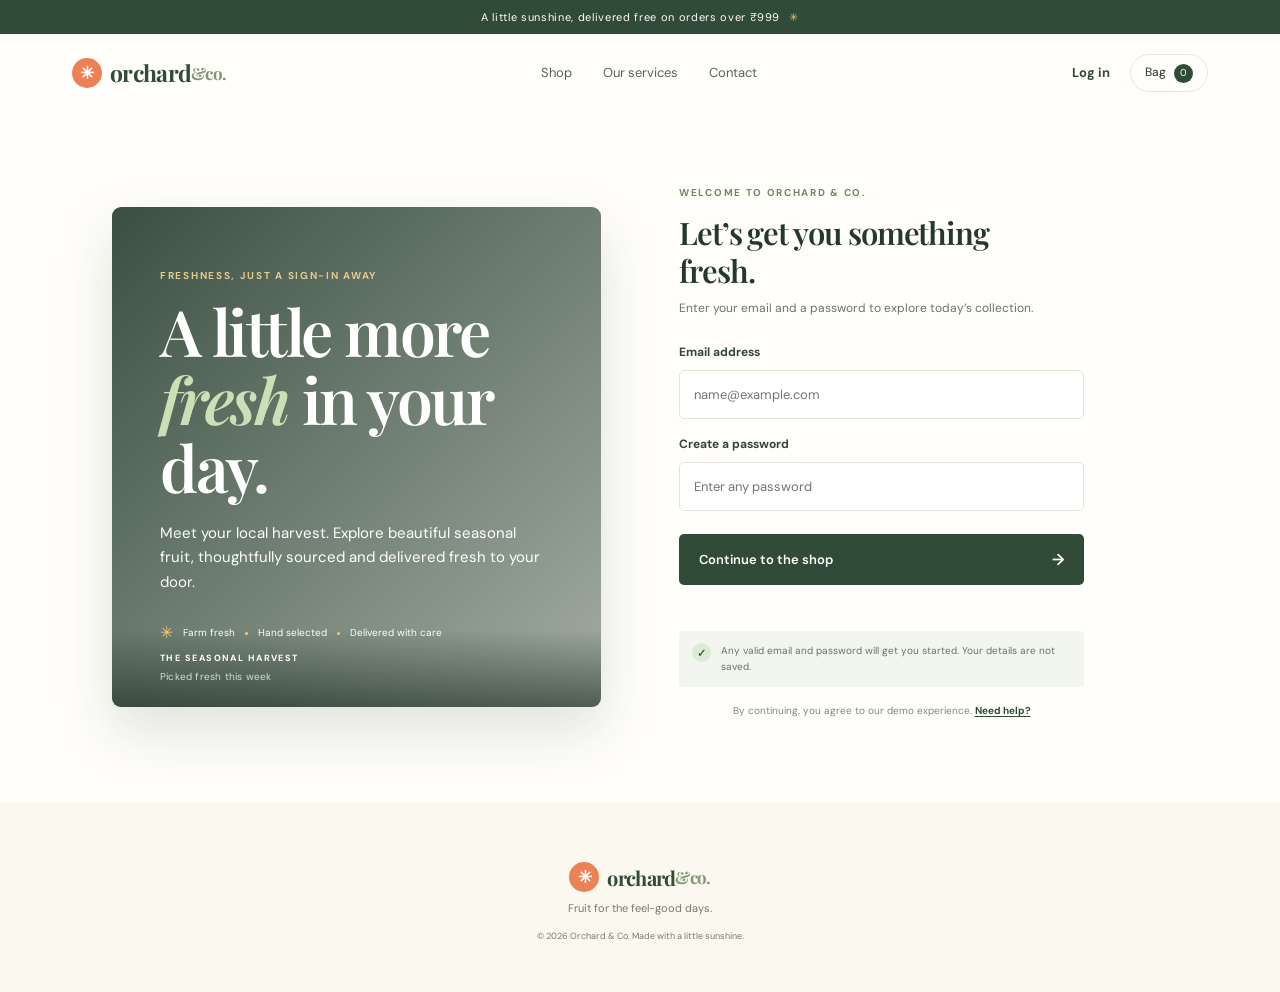
<file: index.html>
<!DOCTYPE html>
<html lang="en">
<head>
  <meta charset="UTF-8">
  <meta name="viewport" content="width=device-width, initial-scale=1.0">
  <meta name="description" content="Sign in to Orchard & Co. and discover fresh fruit from the farm.">
  <meta http-equiv="refresh" content="0; url=login.html">
  <title>Welcome — Orchard & Co.</title>
  <script>window.location.replace("login.html");</script>
</head>
<body>
  <p>Taking you to sign in. If you are not redirected, <a href="login.html">open the login page</a>.</p>
</body>
</html>
</file>
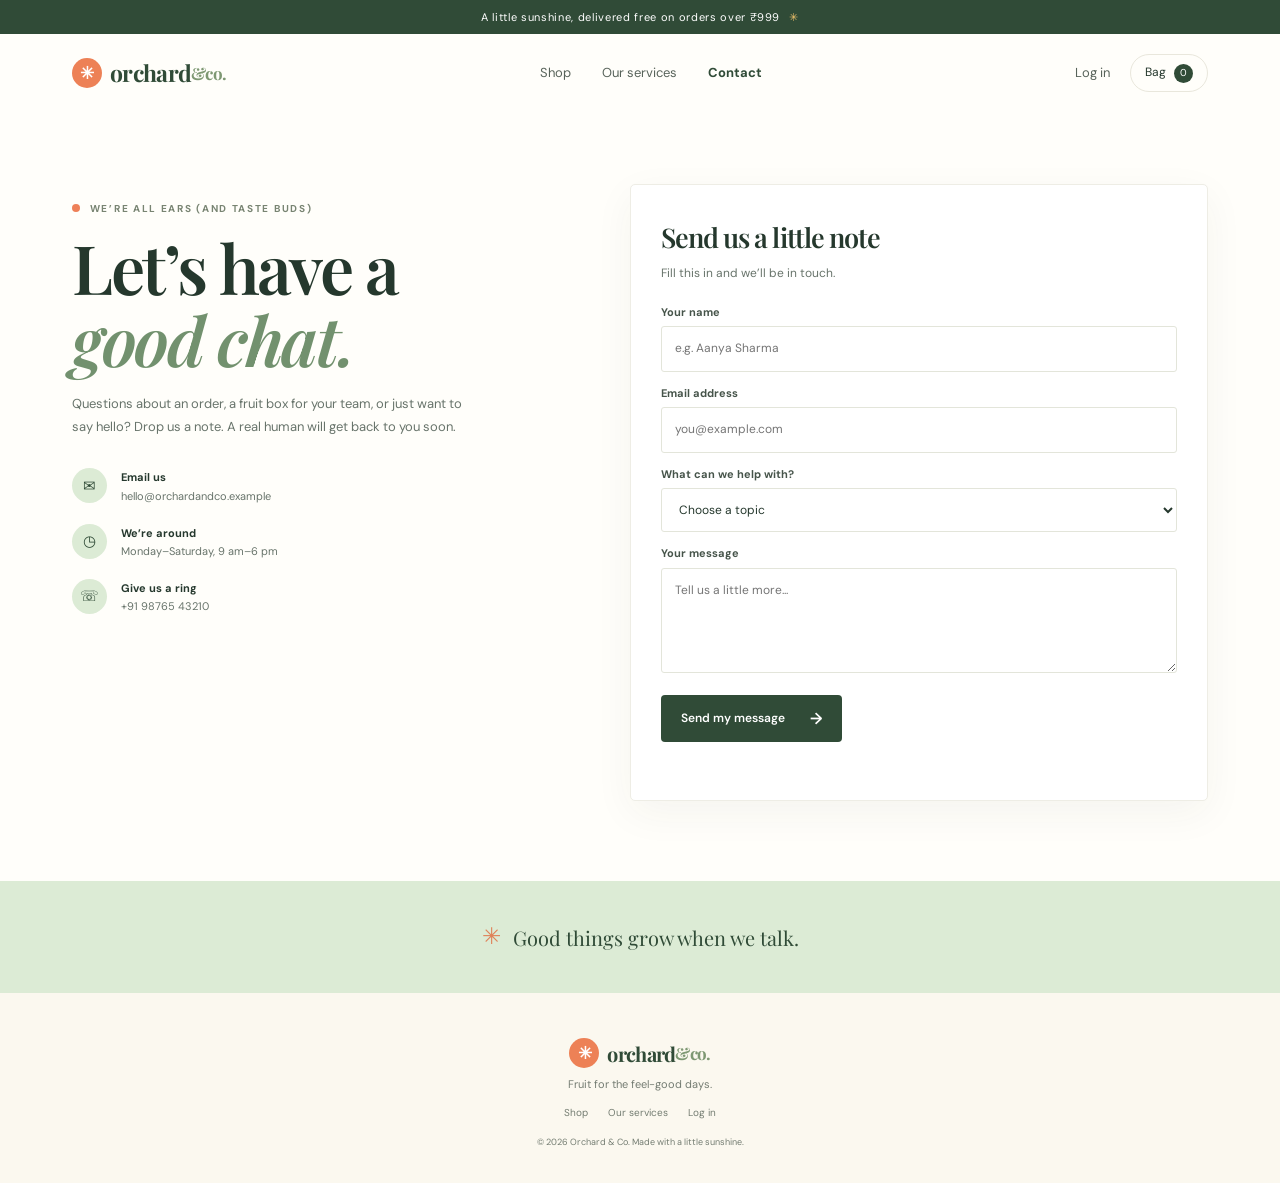
<file: contact.html>
<!DOCTYPE html>
<html lang="en">
<head>
  <meta charset="UTF-8">
  <meta name="viewport" content="width=device-width, initial-scale=1.0">
  <meta name="description" content="Get in touch with the Orchard & Co. fruit team. We are happy to help.">
  <title>Contact us — Orchard & Co.</title>
  <link rel="preconnect" href="https://fonts.googleapis.com">
  <link rel="preconnect" href="https://fonts.gstatic.com" crossorigin>
  <link href="https://fonts.googleapis.com/css2?family=DM+Sans:wght@400;500;600;700&family=Playfair+Display:wght@600;700&display=swap" rel="stylesheet">
  <link rel="stylesheet" href="styles.css">
  <script src="script.js" defer></script>
</head>
<body>
  <div class="announcement">A little sunshine, delivered free on orders over ₹999 <span>✳</span></div>
  <header class="site-header">
    <a class="brand" href="home.html"><span class="brand-mark">✳</span> orchard<span>&co.</span></a>
    <button class="menu-toggle" type="button" aria-label="Open navigation" aria-expanded="false">☰</button>
    <nav class="main-nav" aria-label="Main navigation"><a href="home.html">Shop</a><a href="services.html">Our services</a><a class="active" href="contact.html">Contact</a></nav>
    <div class="header-actions"><a class="login-link" href="login.html">Log in</a><button class="cart-button" type="button" aria-label="Shopping bag, 0 items">Bag <span class="cart-count">0</span></button></div>
  </header>
  <main>
    <section class="contact-layout section-wrap">
      <div class="contact-copy"><p class="eyebrow"><span></span> WE’RE ALL EARS (AND TASTE BUDS)</p><h1>Let’s have a<br><em>good chat.</em></h1><p>Questions about an order, a fruit box for your team, or just want to say hello? Drop us a note. A real human will get back to you soon.</p>
        <div class="contact-detail"><span>✉</span><div><b>Email us</b><a href="mailto:hello@orchardandco.example">hello@orchardandco.example</a></div></div>
        <div class="contact-detail"><span>◷</span><div><b>We’re around</b><p>Monday–Saturday, 9 am–6 pm</p></div></div>
        <div class="contact-detail"><span>☏</span><div><b>Give us a ring</b><a href="tel:+919876543210">+91 98765 43210</a></div></div>
      </div>
      <form class="contact-form">
        <h2>Send us a little note</h2><p>Fill this in and we’ll be in touch.</p>
        <label for="contact-name">Your name</label><input id="contact-name" name="name" type="text" placeholder="e.g. Aanya Sharma" required>
        <label for="contact-email">Email address</label><input id="contact-email" name="email" type="email" placeholder="you@example.com" required>
        <label for="contact-topic">What can we help with?</label><select id="contact-topic" name="topic" required><option value="" disabled selected>Choose a topic</option><option>My order</option><option>Office fruit delivery</option><option>Fruit gifts or events</option><option>Something else</option></select>
        <label for="contact-message">Your message</label><textarea id="contact-message" name="message" rows="4" placeholder="Tell us a little more..." required></textarea>
        <button class="button button-dark" type="submit">Send my message <span>→</span></button>
        <p class="form-message" aria-live="polite"></p>
      </form>
    </section>
    <section class="contact-bottom"><span aria-hidden="true">✳</span><p>Good things grow when we talk.</p></section>
  </main>
  <footer class="site-footer"><a class="brand footer-brand" href="home.html"><span class="brand-mark">✳</span> orchard<span>&co.</span></a><p>Fruit for the feel-good days.</p><div class="footer-links"><a href="home.html">Shop</a><a href="services.html">Our services</a><a href="login.html">Log in</a></div><small>© 2026 Orchard & Co. Made with a little sunshine.</small></footer>
</body>
</html>
</file>
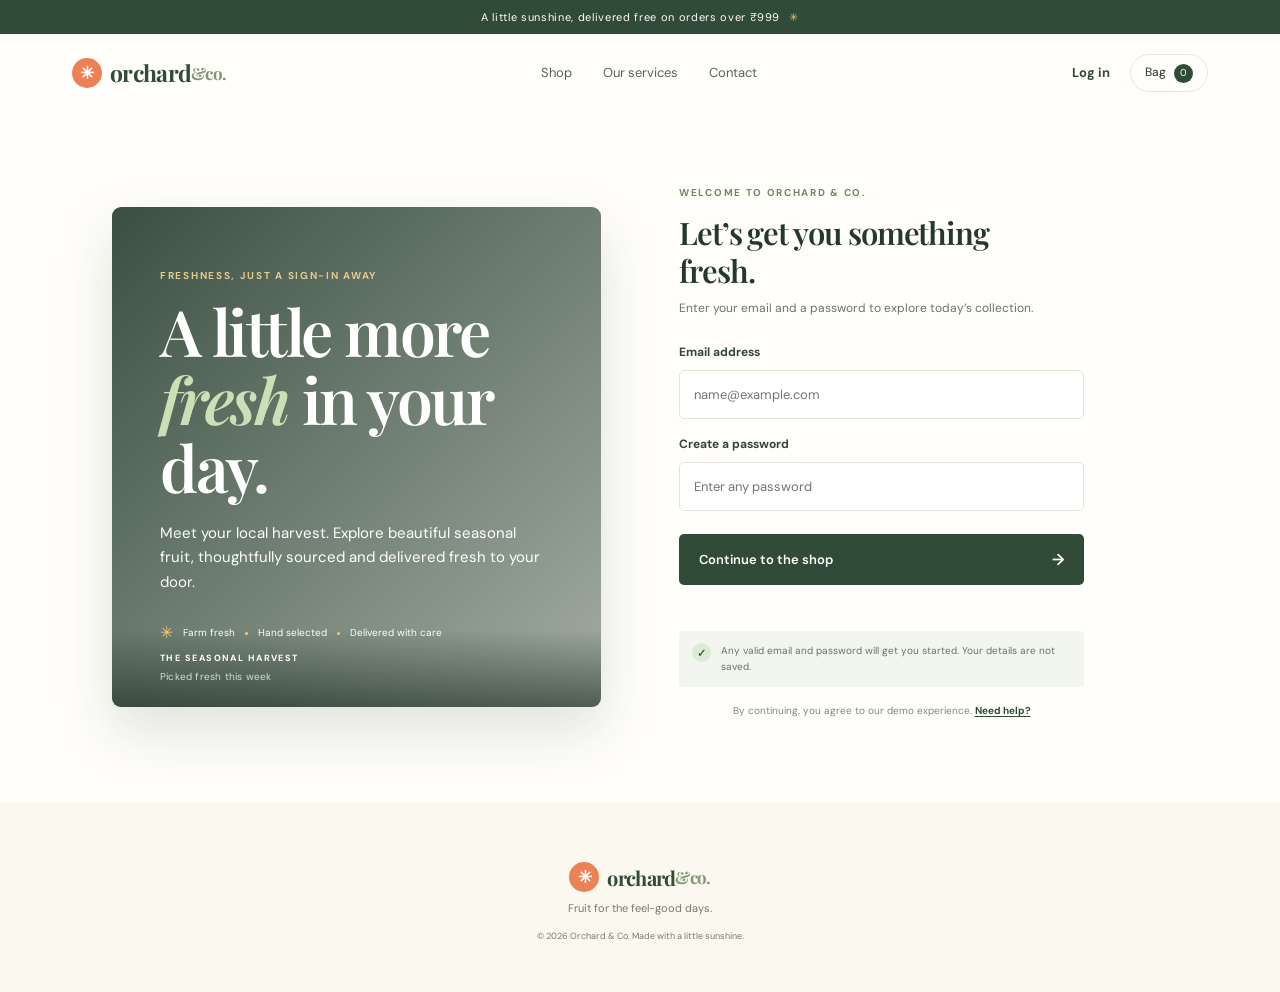
<file: home.html>
<!DOCTYPE html>
<html lang="en">
<head>
  <meta charset="UTF-8">
  <meta name="viewport" content="width=device-width, initial-scale=1.0">
  <meta name="description" content="Fresh-picked fruit, delivered with a little sunshine. Shop seasonal fruit boxes from Orchard & Co.">
  <title>Orchard & Co. — Fruit that feels good</title>
  <link rel="preconnect" href="https://fonts.googleapis.com">
  <link rel="preconnect" href="https://fonts.gstatic.com" crossorigin>
  <link href="https://fonts.googleapis.com/css2?family=DM+Sans:wght@400;500;600;700&family=Playfair+Display:wght@600;700&display=swap" rel="stylesheet">
  <link rel="stylesheet" href="styles.css">
  <script src="script.js" defer></script>
  <script>if (sessionStorage.getItem("orchard-demo-signed-in") !== "true") window.location.replace("login.html");</script>
</head>
<body>
  <div class="announcement">A little sunshine, delivered free on orders over ₹999 <span aria-hidden="true">✳</span></div>
  <header class="site-header">
    <a class="brand" href="home.html" aria-label="Orchard and Co. home"><span class="brand-mark">✳</span> orchard<span>&co.</span></a>
    <button class="menu-toggle" type="button" aria-label="Open navigation" aria-expanded="false">☰</button>
    <nav class="main-nav" aria-label="Main navigation">
      <a class="active" href="home.html">Shop</a>
      <a href="services.html">Our services</a>
      <a href="contact.html">Contact</a>
    </nav>
    <div class="header-actions">
      <a class="login-link" href="login.html">Log in</a>
      <button class="cart-button" type="button" aria-label="Shopping bag, 0 items">Bag <span class="cart-count">0</span></button>
    </div>
  </header>

  <main>
    <section class="hero">
      <div class="hero-copy">
        <p class="eyebrow"><span></span> GOOD FRUIT. GOOD MOOD.</p>
        <h1>Fresh from the<br>farm to your <em>table.</em></h1>
        <p class="hero-intro">Discover a better kind of grocery run: beautiful seasonal fruit, thoughtfully sourced and delivered fresh to your door.</p>
        <a class="button button-dark" href="#shop">Shop the harvest <span aria-hidden="true">↗</span></a>
        <div class="hero-note"><span class="note-avatars">● ● ●</span> Trusted by 2,000+ happy homes</div>
      </div>
      <div class="hero-image" role="img" aria-label="A colorful bowl of fresh seasonal fruit">
        <span class="image-sticker">Picked<br>with love <b>♥</b></span>
        <div class="hero-image-caption"><span>THE GOOD STUFF</span><span>100% natural, always</span></div>
      </div>
      <div class="hero-sparkle sparkle-one" aria-hidden="true">✳</div>
      <div class="hero-sparkle sparkle-two" aria-hidden="true">✦</div>
    </section>

    <section class="promise-strip" aria-label="Our promises">
      <div><span>✿</span><p>Picked at peak ripeness</p></div>
      <div><span>♡</span><p>From farms we know</p></div>
      <div><span>↗</span><p>At your door in 24 hours</p></div>
      <div><span>♻</span><p>Kind to the planet</p></div>
    </section>

    <section class="shop-section section-wrap" id="shop">
      <div class="section-heading">
        <div><p class="eyebrow">FRESH FROM THE FARM</p><h2>Meet your next <em>favourite.</em></h2></div>
        <a class="text-link" href="#shop">Explore all fruit <span aria-hidden="true">→</span></a>
      </div>
      <div class="category-tabs" aria-label="Fruit categories">
        <button class="category-tab active" type="button" data-filter="all">All the good stuff</button>
        <button class="category-tab" type="button" data-filter="citrus">Citrus & sunshine</button>
        <button class="category-tab" type="button" data-filter="berries">Berries & little things</button>
        <button class="category-tab" type="button" data-filter="tropical">Tropical favourites</button>
        <button class="category-tab" type="button" data-filter="orchard">Apples & grapes</button>
        <button class="category-tab" type="button" data-filter="boxes">Fruit boxes</button>
      </div>
      <div class="product-grid">
        <article class="product-card" data-category="citrus">
          <div class="product-photo product-orange"><span class="product-badge">BESTSELLER</span><img src="https://images.unsplash.com/photo-1547514701-42782101795e?auto=format&fit=crop&w=800&q=85" alt="Fresh oranges and citrus fruit"></div>
          <div class="product-info"><div><h3>Sunshine oranges</h3><p>Sweet, juicy & full of joy</p></div><span class="product-price">₹249 <small>/ 6 pcs</small></span></div>
          <button class="add-button" type="button" data-product="Sunshine oranges">Add to bag <span>+</span></button>
        </article>
        <article class="product-card" data-category="berries">
          <div class="product-photo product-berries"><span class="product-badge badge-pink">JUST PICKED</span><img src="https://images.unsplash.com/photo-1498557850523-fd3d118b962e?auto=format&fit=crop&w=800&q=85" alt="Fresh blueberries ready to eat"></div>
          <div class="product-info"><div><h3>Blueberry bunch</h3><p>Tiny berries, big smiles</p></div><span class="product-price">₹349 <small>/ 250 g</small></span></div>
          <button class="add-button" type="button" data-product="Blueberry bunch">Add to bag <span>+</span></button>
        </article>
        <article class="product-card" data-category="citrus">
          <div class="product-photo product-mango"><span class="product-badge badge-green">IN SEASON</span><img src="https://images.unsplash.com/photo-1553279768-865429fa0078?auto=format&fit=crop&w=800&q=85" alt="Golden ripe mangoes"></div>
          <div class="product-info"><div><h3>Golden mangoes</h3><p>Soft, sunny, simply lovely</p></div><span class="product-price">₹399 <small>/ 4 pcs</small></span></div>
          <button class="add-button" type="button" data-product="Golden mangoes">Add to bag <span>+</span></button>
        </article>
        <article class="product-card" data-category="boxes">
          <div class="product-photo product-box"><span class="product-badge badge-green">A LITTLE OF EVERYTHING</span><img src="https://images.unsplash.com/photo-1610832958506-aa56368176cf?auto=format&fit=crop&w=800&q=85" alt="Assortment of seasonal fresh fruit"></div>
          <div class="product-info"><div><h3>The happy fruit box</h3><p>A colourful weekly pick-me-up</p></div><span class="product-price">₹899 <small>/ box</small></span></div>
          <button class="add-button" type="button" data-product="The happy fruit box">Add to bag <span>+</span></button>
        </article>
        <article class="product-card" data-category="berries">
          <div class="product-photo"><span class="product-badge badge-pink">FARM FAVOURITE</span><img src="https://images.unsplash.com/photo-1464965911861-746a04b4bca6?auto=format&fit=crop&w=800&q=85" alt="Fresh red strawberries"></div>
          <div class="product-info"><div><h3>Ruby strawberries</h3><p>Sweet, fragrant & hand-picked</p></div><span class="product-price">₹299 <small>/ 250 g</small></span></div>
          <button class="add-button" type="button" data-product="Ruby strawberries">Add to bag <span>+</span></button>
        </article>
        <article class="product-card" data-category="tropical">
          <div class="product-photo"><span class="product-badge badge-green">TROPICAL PICK</span><img src="https://images.unsplash.com/photo-1550258987-190a2d41a8ba?auto=format&fit=crop&w=800&q=85" alt="Fresh golden pineapple"></div>
          <div class="product-info"><div><h3>Golden pineapple</h3><p>Bright, juicy & ready to slice</p></div><span class="product-price">₹179 <small>/ each</small></span></div>
          <button class="add-button" type="button" data-product="Golden pineapple">Add to bag <span>+</span></button>
        </article>
        <article class="product-card" data-category="orchard">
          <div class="product-photo"><span class="product-badge">CRISP & CRUNCHY</span><img src="https://images.unsplash.com/photo-1560806887-1e4cd0b6cbd6?auto=format&fit=crop&w=800&q=85" alt="Fresh red and green apples"></div>
          <div class="product-info"><div><h3>Orchard apple mix</h3><p>Two crisp varieties, one happy bag</p></div><span class="product-price">₹279 <small>/ 6 pcs</small></span></div>
          <button class="add-button" type="button" data-product="Orchard apple mix">Add to bag <span>+</span></button>
        </article>
        <article class="product-card" data-category="orchard">
          <div class="product-photo"><span class="product-badge badge-green">GROWN WITH CARE</span><img src="https://images.unsplash.com/photo-1537640538966-79f369143f8f?auto=format&fit=crop&w=800&q=85" alt="Fresh green grapes on the vine"></div>
          <div class="product-info"><div><h3>Sweet green grapes</h3><p>Seedless, snackable & refreshing</p></div><span class="product-price">₹229 <small>/ 500 g</small></span></div>
          <button class="add-button" type="button" data-product="Sweet green grapes">Add to bag <span>+</span></button>
        </article>
        <article class="product-card" data-category="tropical">
          <div class="product-photo"><span class="product-badge badge-pink">COOL & REFRESHING</span><img src="https://images.unsplash.com/photo-1587049352846-4a222e784d38?auto=format&fit=crop&w=800&q=85" alt="Fresh watermelon slices"></div>
          <div class="product-info"><div><h3>Summer watermelon</h3><p>Cool, sweet & made for sharing</p></div><span class="product-price">₹199 <small>/ each</small></span></div>
          <button class="add-button" type="button" data-product="Summer watermelon">Add to bag <span>+</span></button>
        </article>
      </div>
    </section>

    <section class="story-band">
      <div class="story-photo" role="img" aria-label="Fruit being harvested at a sunny farm"></div>
      <div class="story-copy"><p class="eyebrow">A LITTLE MORE ABOUT US</p><h2>Good fruit starts<br>with <em>good people.</em></h2><p>We work with small farms that grow fruit the thoughtful way. No shortcuts, no funny stuff—just delicious produce with a story worth sharing.</p><a class="text-link" href="services.html">Get to know us <span aria-hidden="true">→</span></a></div>
    </section>

    <section class="newsletter section-wrap">
      <div><p class="eyebrow">A FRESH NOTE FROM US</p><h2>Good things in your inbox.</h2><p>Seasonal picks, fruit tips, and the occasional juicy offer.</p></div>
      <form class="newsletter-form"><label class="visually-hidden" for="newsletter-email">Your email address</label><input id="newsletter-email" type="email" placeholder="Your email address" required><button class="button button-dark" type="submit">Count me in <span>→</span></button></form>
      <p class="form-message" aria-live="polite"></p>
    </section>
  </main>

  <footer class="site-footer"><a class="brand footer-brand" href="home.html"><span class="brand-mark">✳</span> orchard<span>&co.</span></a><p>Fruit for the feel-good days.</p><div class="footer-links"><a href="services.html">Our services</a><a href="contact.html">Contact</a><a href="login.html">Log in</a></div><small>© 2026 Orchard & Co. Made with a little sunshine.</small></footer>
</body>
</html>
</file>
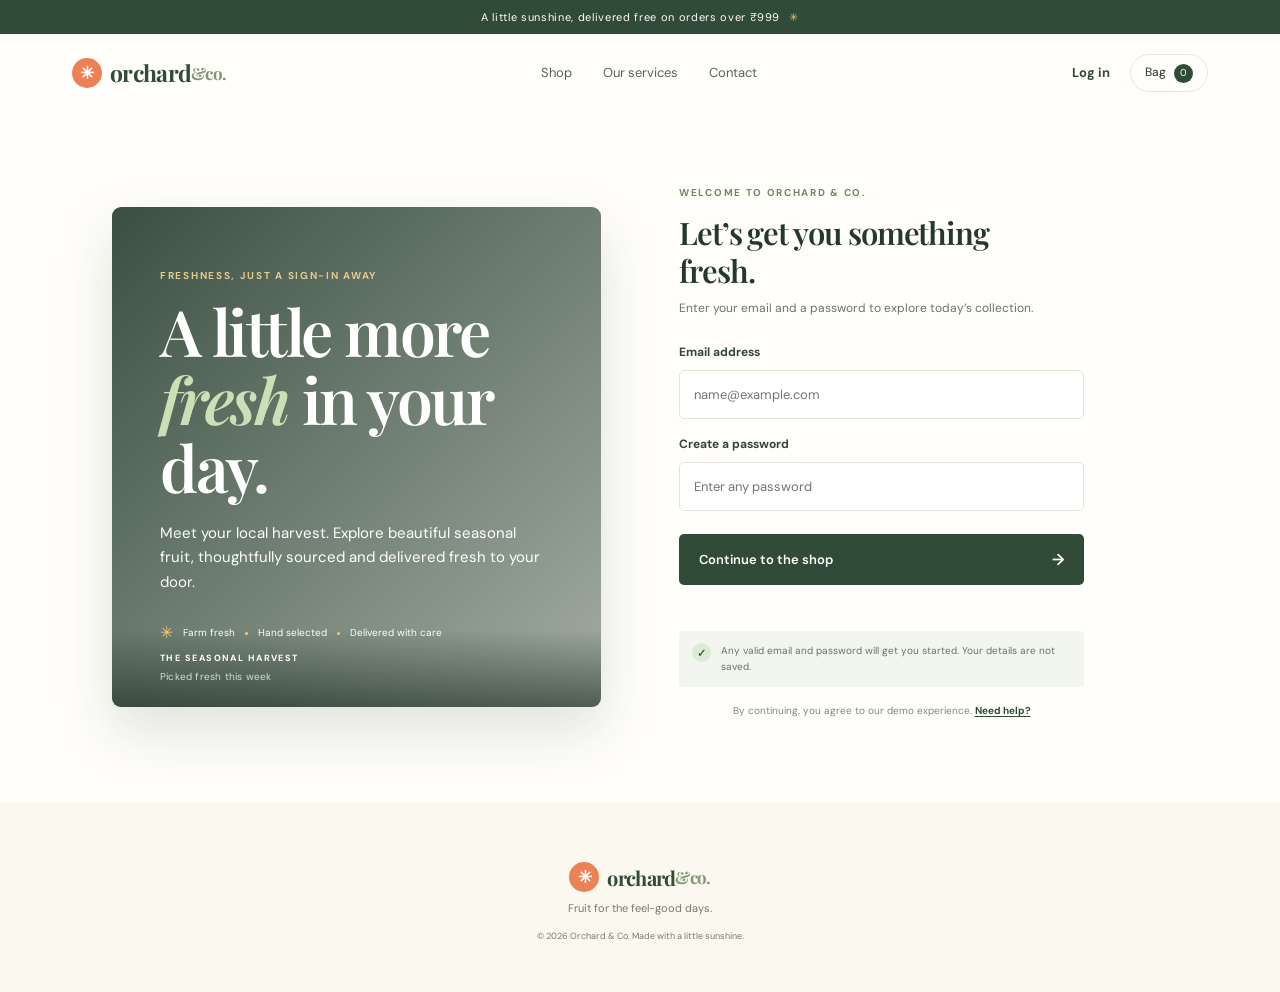
<file: login.html>
<!DOCTYPE html>
<html lang="en">
<head>
  <meta charset="UTF-8">
  <meta name="viewport" content="width=device-width, initial-scale=1.0">
  <meta name="description" content="Sign in to explore fresh-picked fruit from Orchard & Co.">
  <title>Log in — Orchard & Co.</title>
  <link rel="preconnect" href="https://fonts.googleapis.com">
  <link rel="preconnect" href="https://fonts.gstatic.com" crossorigin>
  <link href="https://fonts.googleapis.com/css2?family=DM+Sans:wght@400;500;600;700&family=Playfair+Display:wght@600;700&display=swap" rel="stylesheet">
  <link rel="stylesheet" href="styles.css">
  <script src="script.js" defer></script>
</head>
<body class="login-page">
  <div class="announcement">A little sunshine, delivered free on orders over ₹999 <span>✳</span></div>
  <header class="site-header">
    <a class="brand" href="login.html"><span class="brand-mark">✳</span> orchard<span>&co.</span></a>
    <button class="menu-toggle" type="button" aria-label="Open navigation" aria-expanded="false">☰</button>
    <nav class="main-nav" aria-label="Main navigation"><a href="login.html">Shop</a><a href="services.html">Our services</a><a href="contact.html">Contact</a></nav>
    <div class="header-actions"><a class="login-link active" href="login.html">Log in</a><button class="cart-button" type="button" aria-label="Shopping bag, 0 items">Bag <span class="cart-count">0</span></button></div>
  </header>
  <main class="login-layout">
    <div class="login-art"><div><p class="eyebrow">FRESHNESS, JUST A SIGN-IN AWAY</p><h1>A little more<br><em>fresh</em> in your day.</h1><p>Meet your local harvest. Explore beautiful seasonal fruit, thoughtfully sourced and delivered fresh to your door.</p><div class="login-proof"><span>✳</span> Farm fresh <i></i> Hand selected <i></i> Delivered with care</div></div><div class="login-fruit" aria-hidden="true">THE SEASONAL HARVEST <span>Picked fresh this week</span></div></div>
    <section class="login-card">
      <p class="eyebrow">WELCOME TO ORCHARD & CO.</p><h2>Let’s get you something fresh.</h2><p class="login-subtitle">Enter your email and a password to explore today’s collection.</p>
      <form class="login-form">
        <label for="login-email">Email address</label><input id="login-email" type="email" autocomplete="email" placeholder="name@example.com" required>
        <label for="login-password">Create a password</label><input id="login-password" type="password" autocomplete="new-password" placeholder="Enter any password" required>
        <button class="button button-dark login-submit" type="submit">Continue to the shop <span>→</span></button>
        <p class="form-message" aria-live="polite"></p>
      </form>
      <div class="demo-credentials"><span aria-hidden="true">✓</span><p>Any valid email and password will get you started. Your details are not saved.</p></div>
      <p class="login-help">By continuing, you agree to our demo experience. <a href="contact.html">Need help?</a></p>
    </section>
  </main>
  <footer class="site-footer"><a class="brand footer-brand" href="login.html"><span class="brand-mark">✳</span> orchard<span>&co.</span></a><p>Fruit for the feel-good days.</p><small>© 2026 Orchard & Co. Made with a little sunshine.</small></footer>
</body>
</html>
</file>
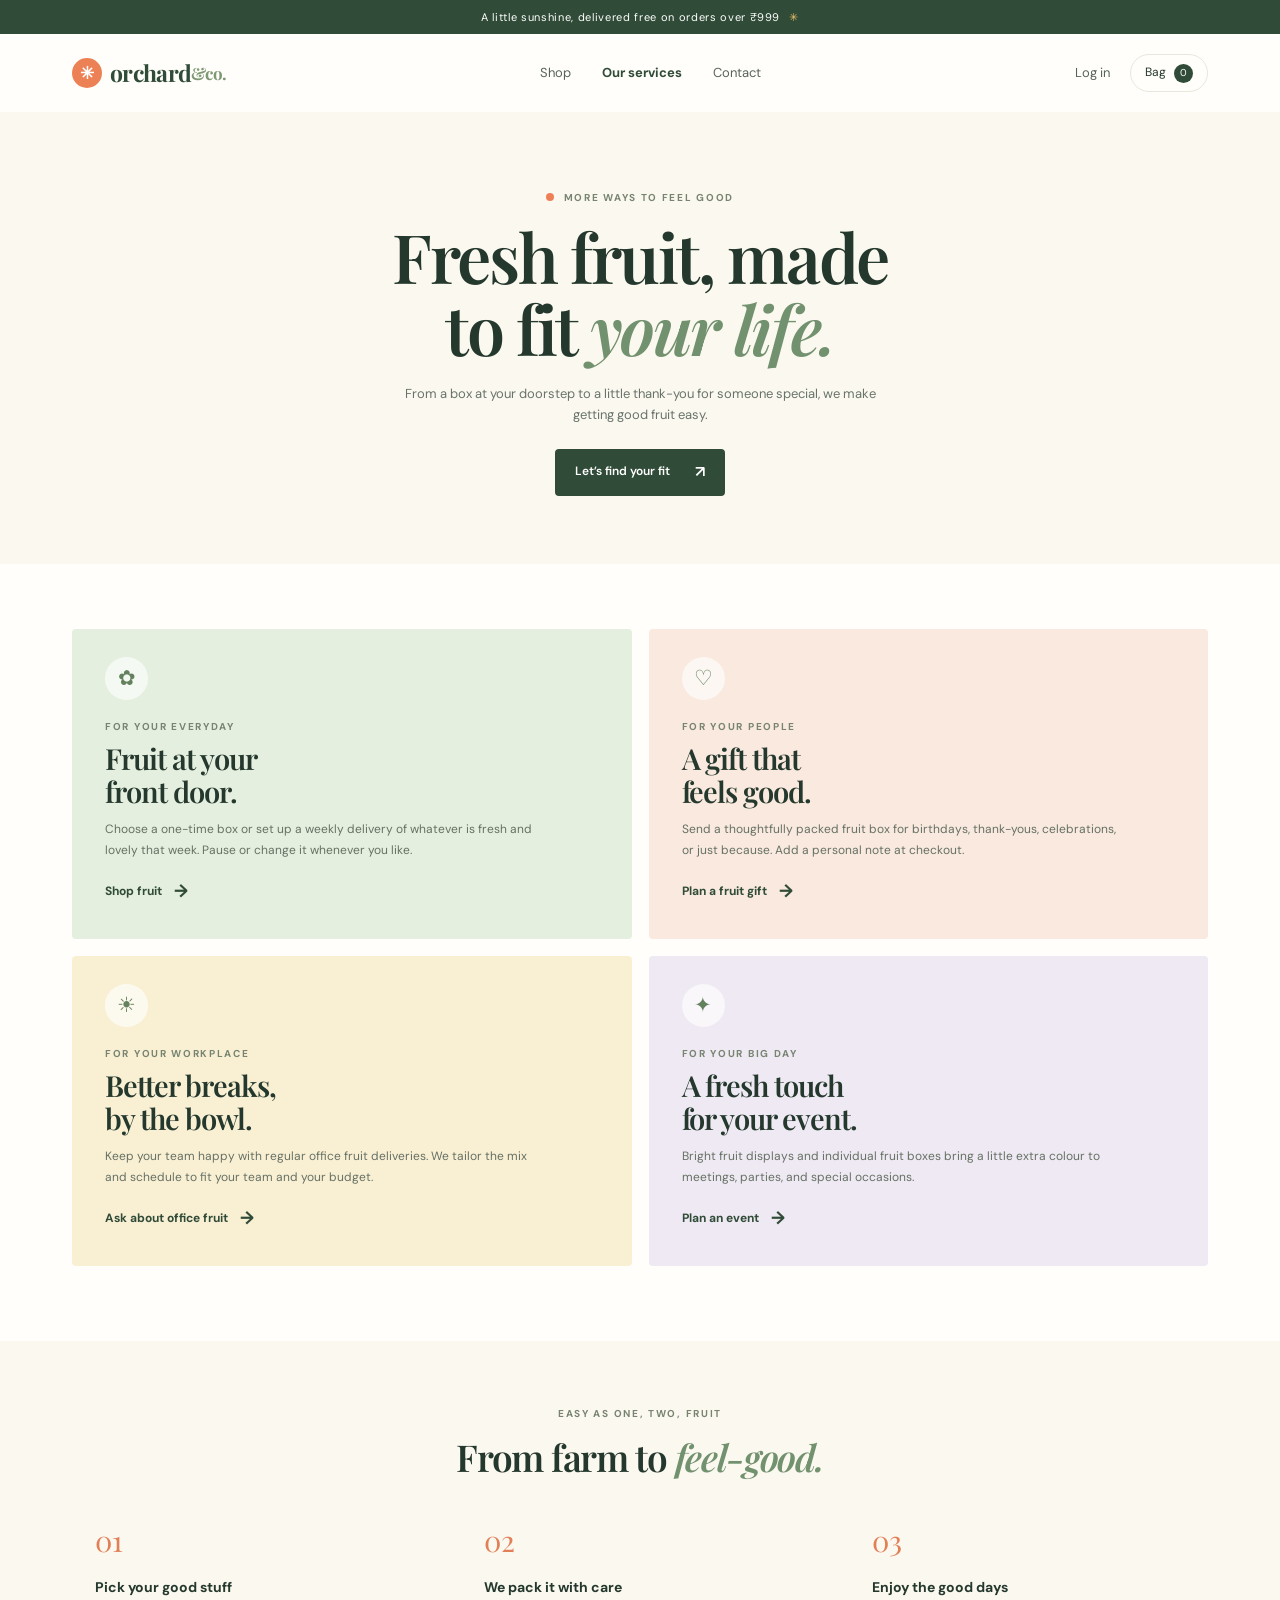
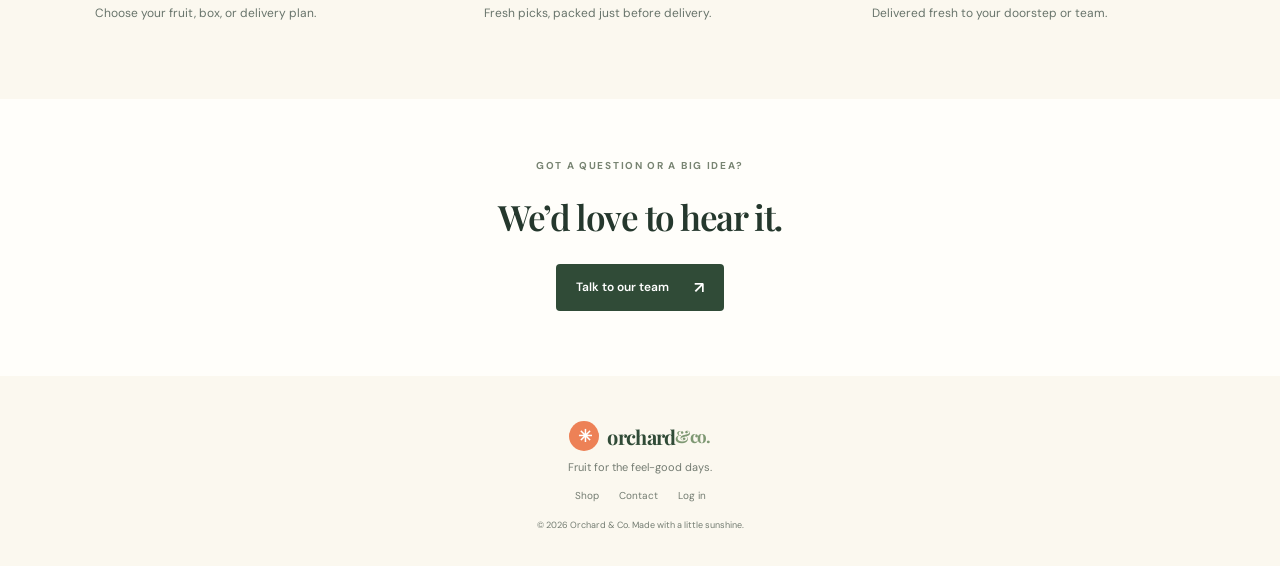
<file: services.html>
<!DOCTYPE html>
<html lang="en">
<head>
  <meta charset="UTF-8">
  <meta name="viewport" content="width=device-width, initial-scale=1.0">
  <meta name="description" content="Explore Orchard & Co. fruit delivery, office fruit, gifting, and subscription services.">
  <title>Our services — Orchard & Co.</title>
  <link rel="preconnect" href="https://fonts.googleapis.com">
  <link rel="preconnect" href="https://fonts.gstatic.com" crossorigin>
  <link href="https://fonts.googleapis.com/css2?family=DM+Sans:wght@400;500;600;700&family=Playfair+Display:wght@600;700&display=swap" rel="stylesheet">
  <link rel="stylesheet" href="styles.css">
  <script src="script.js" defer></script>
</head>
<body>
  <div class="announcement">A little sunshine, delivered free on orders over ₹999 <span>✳</span></div>
  <header class="site-header">
    <a class="brand" href="home.html"><span class="brand-mark">✳</span> orchard<span>&co.</span></a>
    <button class="menu-toggle" type="button" aria-label="Open navigation" aria-expanded="false">☰</button>
    <nav class="main-nav" aria-label="Main navigation"><a href="home.html">Shop</a><a class="active" href="services.html">Our services</a><a href="contact.html">Contact</a></nav>
    <div class="header-actions"><a class="login-link" href="login.html">Log in</a><button class="cart-button" type="button" aria-label="Shopping bag, 0 items">Bag <span class="cart-count">0</span></button></div>
  </header>
  <main>
    <section class="page-hero services-hero"><p class="eyebrow"><span></span> MORE WAYS TO FEEL GOOD</p><h1>Fresh fruit, made<br>to fit <em>your life.</em></h1><p>From a box at your doorstep to a little thank-you for someone special, we make getting good fruit easy.</p><a class="button button-dark" href="contact.html">Let’s find your fit <span>↗</span></a></section>
    <section class="service-grid section-wrap">
      <article class="service-card service-card-green"><div class="service-icon">✿</div><p class="eyebrow">FOR YOUR EVERYDAY</p><h2>Fruit at your<br>front door.</h2><p>Choose a one-time box or set up a weekly delivery of whatever is fresh and lovely that week. Pause or change it whenever you like.</p><a class="text-link" href="home.html#shop">Shop fruit <span>→</span></a></article>
      <article class="service-card service-card-peach"><div class="service-icon">♡</div><p class="eyebrow">FOR YOUR PEOPLE</p><h2>A gift that<br>feels good.</h2><p>Send a thoughtfully packed fruit box for birthdays, thank-yous, celebrations, or just because. Add a personal note at checkout.</p><a class="text-link" href="contact.html">Plan a fruit gift <span>→</span></a></article>
      <article class="service-card service-card-yellow"><div class="service-icon">☀</div><p class="eyebrow">FOR YOUR WORKPLACE</p><h2>Better breaks,<br>by the bowl.</h2><p>Keep your team happy with regular office fruit deliveries. We tailor the mix and schedule to fit your team and your budget.</p><a class="text-link" href="contact.html">Ask about office fruit <span>→</span></a></article>
      <article class="service-card service-card-lilac"><div class="service-icon">✦</div><p class="eyebrow">FOR YOUR BIG DAY</p><h2>A fresh touch<br>for your event.</h2><p>Bright fruit displays and individual fruit boxes bring a little extra colour to meetings, parties, and special occasions.</p><a class="text-link" href="contact.html">Plan an event <span>→</span></a></article>
    </section>
    <section class="how-it-works"><div class="section-wrap"><p class="eyebrow">EASY AS ONE, TWO, FRUIT</p><h2>From farm to <em>feel-good.</em></h2><div class="steps"><article><span>01</span><h3>Pick your good stuff</h3><p>Choose your fruit, box, or delivery plan.</p></article><article><span>02</span><h3>We pack it with care</h3><p>Fresh picks, packed just before delivery.</p></article><article><span>03</span><h3>Enjoy the good days</h3><p>Delivered fresh to your doorstep or team.</p></article></div></div></section>
    <section class="cta-band"><p class="eyebrow">GOT A QUESTION OR A BIG IDEA?</p><h2>We’d love to hear it.</h2><a class="button button-dark" href="contact.html">Talk to our team <span>↗</span></a></section>
  </main>
  <footer class="site-footer"><a class="brand footer-brand" href="home.html"><span class="brand-mark">✳</span> orchard<span>&co.</span></a><p>Fruit for the feel-good days.</p><div class="footer-links"><a href="home.html">Shop</a><a href="contact.html">Contact</a><a href="login.html">Log in</a></div><small>© 2026 Orchard & Co. Made with a little sunshine.</small></footer>
</body>
</html>
</file>
<file: styles.css>
:root {
  --ink: #25382d;
  --muted: #68746b;
  --green: #dcebd5;
  --deep-green: #304b37;
  --cream: #fbf8ef;
  --peach: #f7e3d3;
  --line: #e9e7dc;
  --accent: #f0784b;
  --heading: "Playfair Display", Georgia, serif;
  --body: "DM Sans", Arial, sans-serif;
}

* { box-sizing: border-box; }
html { scroll-behavior: smooth; }
body { margin: 0; color: var(--ink); background: #fffefa; font-family: var(--body); font-size: 15px; line-height: 1.65; }
a { color: inherit; text-decoration: none; }
button, input, textarea, select { font: inherit; }
button, a { -webkit-tap-highlight-color: transparent; }
.announcement { min-height: 34px; display: flex; justify-content: center; align-items: center; gap: 9px; background: var(--deep-green); color: white; font-size: 11px; letter-spacing: .06em; text-align: center; padding: 5px 16px; }
.announcement span { color: #f1c26b; }
.site-header { height: 78px; max-width: 1200px; margin: auto; padding: 0 32px; display: flex; align-items: center; justify-content: space-between; gap: 26px; background: #fffefa; }
.brand { display: inline-flex; align-items: center; color: var(--deep-green); font-family: var(--heading); font-size: 23px; font-weight: 700; letter-spacing: -.7px; white-space: nowrap; }
.brand > span:last-child { color: #7e9873; font-size: 17px; }
.brand-mark { display: inline-grid; place-items: center; width: 30px; height: 30px; margin-right: 8px; border-radius: 50%; color: white; background: #ed8156; font-family: var(--body); font-size: 17px; }
.main-nav, .header-actions { display: flex; align-items: center; gap: 31px; }
.main-nav a, .login-link { color: #58635a; font-size: 13px; transition: color .2s; }
.main-nav a:hover, .main-nav a.active, .login-link:hover, .login-link.active { color: var(--deep-green); font-weight: 700; }
.header-actions { gap: 20px; }
.cart-button { border: 1px solid var(--line); background: transparent; border-radius: 30px; padding: 8px 14px; color: var(--ink); font-size: 12px; cursor: pointer; }
.cart-count { display: inline-grid; place-items: center; width: 19px; height: 19px; margin-left: 5px; color: white; background: var(--deep-green); border-radius: 50%; font-size: 10px; }
.menu-toggle { display: none; border: 0; background: none; color: var(--deep-green); font-size: 22px; }
.hero { max-width: 1200px; min-height: 520px; margin: auto; padding: 43px 32px 52px; display: grid; grid-template-columns: .92fr 1.08fr; align-items: center; gap: 50px; position: relative; }
.hero-copy { padding: 4px 0 0 35px; }
.eyebrow { margin: 0 0 13px; color: #788472; font-size: 10px; font-weight: 700; letter-spacing: .17em; }
.eyebrow > span { display: inline-block; width: 8px; height: 8px; margin-right: 6px; background: #ee8058; border-radius: 50%; }
h1, h2, h3, p { margin-top: 0; }
h1, h2 { font-family: var(--heading); font-weight: 600; letter-spacing: -.035em; }
h1 { margin-bottom: 19px; font-size: clamp(46px, 6vw, 73px); line-height: 1.06; }
h1 em, h2 em { color: #72916e; font-weight: 600; }
.hero-intro { max-width: 390px; margin-bottom: 24px; color: var(--muted); font-size: 14px; line-height: 1.8; }
.button { min-height: 47px; display: inline-flex; align-items: center; justify-content: center; gap: 25px; border: 0; border-radius: 4px; padding: 0 20px; font-size: 12px; font-weight: 600; cursor: pointer; transition: transform .2s, background .2s; }
.button:hover { transform: translateY(-2px); }
.button-dark { color: white; background: var(--deep-green); }
.button-dark:hover { background: #223a29; }
.button span { font-size: 16px; }
.hero-note { margin-top: 25px; color: #788078; font-size: 11px; }
.note-avatars { color: #d87e57; margin-right: 7px; letter-spacing: -4px; }
.hero-image { min-height: 416px; position: relative; overflow: hidden; border-radius: 47% 47% 5px 5px; background: #d8e4c6 url("https://images.unsplash.com/photo-1490474418585-ba9bad8fd0ea?auto=format&fit=crop&w=1400&q=90") center 48% / cover no-repeat; }
.hero-image::after { content: ""; position: absolute; inset: 40% 0 0; background: linear-gradient(transparent, rgba(28, 42, 27, .45)); }
.image-sticker { position: absolute; z-index: 1; top: 35px; right: 28px; display: grid; place-content: center; width: 83px; height: 83px; border-radius: 50%; background: #f7cf7b; color: #40523c; font-size: 12px; font-weight: 600; line-height: 1.2; text-align: center; transform: rotate(8deg); }
.image-sticker b { color: #ee7953; }
.hero-image-caption { position: absolute; z-index: 1; right: 26px; bottom: 21px; left: 26px; display: flex; justify-content: space-between; color: white; font-size: 10px; letter-spacing: .12em; }
.hero-image-caption span:last-child { letter-spacing: .02em; }
.hero-sparkle { position: absolute; color: #eaa466; }
.sparkle-one { top: 68px; left: 12px; font-size: 28px; }
.sparkle-two { right: 17px; bottom: 59px; font-size: 23px; }
.promise-strip { display: grid; grid-template-columns: repeat(4, 1fr); padding: 22px max(32px, calc((100vw - 1120px) / 2)); background: var(--cream); }
.promise-strip > div { display: flex; align-items: center; justify-content: center; gap: 10px; }
.promise-strip span { color: #78936d; font-size: 19px; }
.promise-strip p { margin: 0; color: #526052; font-size: 11px; }
.section-wrap { max-width: 1200px; margin: auto; padding-right: 32px; padding-left: 32px; }
.shop-section { padding-top: 81px; padding-bottom: 85px; }
.section-heading { display: flex; align-items: end; justify-content: space-between; margin-bottom: 24px; }
.section-heading h2, .story-copy h2, .how-it-works h2 { margin-bottom: 0; font-size: 37px; line-height: 1.2; }
.text-link { display: inline-flex; gap: 12px; align-items: center; color: var(--deep-green); font-size: 12px; font-weight: 700; }
.text-link span { font-size: 18px; transition: transform .2s; }
.text-link:hover span { transform: translateX(4px); }
.category-tabs { display: flex; flex-wrap: wrap; gap: 9px; margin-bottom: 25px; }
.category-tab { border: 1px solid #e9e9df; border-radius: 30px; padding: 8px 15px; background: white; color: #72796f; font-size: 11px; cursor: pointer; }
.category-tab.active, .category-tab:hover { border-color: var(--deep-green); background: var(--deep-green); color: white; }
.product-grid { display: grid; grid-template-columns: repeat(4, 1fr); gap: 17px; }
.product-card { min-width: 0; }
.product-photo { height: 228px; position: relative; overflow: hidden; border-radius: 5px; background: #f0eee2; }
.product-photo img { display: block; width: 100%; height: 100%; object-fit: cover; transition: transform .45s; }
.product-card:hover .product-photo img { transform: scale(1.05); }
.product-badge { position: absolute; z-index: 1; top: 12px; left: 12px; border-radius: 2px; padding: 5px 8px; background: #fffefa; color: #4d6a47; font-size: 8px; font-weight: 700; letter-spacing: .09em; }
.badge-pink { color: #9b5961; }
.badge-green { color: #4d6a47; }
.product-info { display: flex; justify-content: space-between; gap: 8px; padding: 13px 0 11px; }
.product-info h3 { margin-bottom: 3px; font-size: 13px; font-weight: 700; }
.product-info p { margin: 0; color: #899087; font-size: 10px; }
.product-price { white-space: nowrap; font-size: 11px; font-weight: 700; }
.product-price small { color: #899087; font-size: 9px; font-weight: 400; }
.add-button { width: 100%; min-height: 36px; display: flex; justify-content: space-between; align-items: center; border: 1px solid #e6e8de; border-radius: 3px; padding: 0 12px; background: transparent; color: var(--deep-green); font-size: 11px; font-weight: 600; cursor: pointer; }
.add-button:hover { border-color: var(--deep-green); background: var(--deep-green); color: white; }
.add-button span { font-size: 16px; }
.product-card[hidden] { display: none; }
.story-band { display: grid; grid-template-columns: 1fr 1fr; min-height: 355px; background: var(--green); }
.story-photo { min-height: 355px; background: url("https://images.unsplash.com/photo-1500382017468-9049fed747ef?auto=format&fit=crop&w=1200&q=85") center / cover no-repeat; }
.story-copy { align-self: center; max-width: 500px; padding: 52px 60px; }
.story-copy h2 { margin-bottom: 17px; }
.story-copy > p:not(.eyebrow) { margin-bottom: 18px; color: #627064; font-size: 13px; line-height: 1.8; }
.newsletter { min-height: 210px; display: flex; align-items: center; justify-content: space-between; gap: 30px; position: relative; }
.newsletter h2 { margin-bottom: 5px; font-size: 29px; }
.newsletter > div > p:last-child { margin-bottom: 0; color: var(--muted); font-size: 12px; }
.newsletter-form { display: flex; width: min(450px, 48%); gap: 8px; }
.newsletter-form input, .contact-form input, .contact-form textarea, .contact-form select, .login-form input { min-width: 0; border: 1px solid #e3e5da; border-radius: 3px; padding: 12px 13px; outline: none; background: white; color: var(--ink); font-size: 12px; }
.newsletter-form input { flex: 1; }
input:focus, textarea:focus, select:focus { border-color: #78936d !important; box-shadow: 0 0 0 3px rgba(120, 147, 109, .12); }
.form-message { min-height: 20px; margin: 8px 0 0; color: var(--deep-green); font-size: 12px; }
.newsletter > .form-message { position: absolute; right: 33px; bottom: 21px; }
.site-footer { min-height: 190px; padding: 32px 24px 22px; display: flex; flex-direction: column; align-items: center; justify-content: center; background: var(--cream); text-align: center; }
.footer-brand { font-size: 20px; }
.site-footer > p { margin: 5px 0 12px; color: #747c72; font-size: 11px; }
.footer-links { display: flex; gap: 20px; margin-bottom: 14px; }
.footer-links a, .site-footer small { color: #737c71; font-size: 10px; }
.footer-links a:hover { color: var(--deep-green); }
.site-footer small { font-size: 9px; }

/* Interior pages */
.page-hero { min-height: 405px; padding: 78px 20px 68px; display: flex; flex-direction: column; align-items: center; justify-content: center; background: var(--cream); text-align: center; }
.page-hero h1, .contact-copy h1, .login-art h1 { font-size: clamp(46px, 6vw, 68px); }
.page-hero > p:not(.eyebrow) { max-width: 480px; margin: 0 auto 23px; color: var(--muted); font-size: 13px; }
.service-grid { display: grid; grid-template-columns: repeat(2, 1fr); gap: 17px; padding-top: 65px; padding-bottom: 75px; }
.service-card { min-height: 310px; padding: 28px 33px; border-radius: 4px; }
.service-card-green { background: #e4efdf; }
.service-card-peach { background: #f9e9de; }
.service-card-yellow { background: #f9f0d4; }
.service-card-lilac { background: #eee9f2; }
.service-icon { display: grid; place-items: center; width: 43px; height: 43px; margin-bottom: 19px; border-radius: 50%; background: rgba(255,255,255,.64); color: #64815e; font-size: 21px; }
.service-card .eyebrow { margin-bottom: 7px; }
.service-card h2 { margin-bottom: 10px; font-size: 29px; line-height: 1.15; }
.service-card > p:not(.eyebrow) { max-width: 440px; margin-bottom: 15px; color: #667064; font-size: 12px; line-height: 1.8; }
.how-it-works { padding: 65px 0 75px; background: var(--cream); text-align: center; }
.how-it-works h2 { margin-bottom: 38px; }
.steps { display: grid; grid-template-columns: repeat(3, 1fr); gap: 30px; text-align: left; }
.steps article { padding: 0 23px; }
.steps article > span { color: #e27f57; font-family: var(--heading); font-size: 29px; }
.steps h3 { margin: 11px 0 5px; font-size: 14px; }
.steps p { margin: 0; color: var(--muted); font-size: 12px; }
.cta-band { padding: 59px 20px 65px; text-align: center; }
.cta-band h2 { margin-bottom: 19px; font-size: 35px; }
.contact-layout { display: grid; grid-template-columns: .9fr 1.1fr; gap: 85px; padding-top: 72px; padding-bottom: 80px; }
.contact-copy { padding-top: 17px; }
.contact-copy h1 { margin-bottom: 17px; }
.contact-copy > p:not(.eyebrow) { max-width: 395px; margin-bottom: 30px; color: var(--muted); font-size: 13px; line-height: 1.8; }
.contact-detail { display: flex; gap: 14px; margin: 19px 0; }
.contact-detail > span { display: grid; place-items: center; width: 35px; height: 35px; border-radius: 50%; background: var(--green); color: var(--deep-green); }
.contact-detail b, .contact-detail a, .contact-detail p { display: block; margin: 0; font-size: 11px; }
.contact-detail a, .contact-detail p { color: var(--muted); }
.contact-form { padding: 30px; border: 1px solid #eeede5; border-radius: 5px; background: #fff; box-shadow: 0 12px 40px rgba(54, 67, 49, .05); }
.contact-form h2, .login-card h2 { margin-bottom: 4px; font-size: 27px; }
.contact-form > p:not(.form-message) { margin-bottom: 20px; color: var(--muted); font-size: 12px; }
.contact-form label, .login-form label { display: block; margin: 12px 0 5px; color: #46544a; font-size: 11px; font-weight: 700; }
.contact-form input, .contact-form textarea, .contact-form select { width: 100%; resize: vertical; }
.contact-form .button { margin-top: 15px; }
.contact-bottom { min-height: 112px; display: flex; justify-content: center; align-items: center; gap: 12px; background: var(--green); color: var(--deep-green); }
.contact-bottom span { color: #df8259; font-size: 23px; }
.contact-bottom p { margin: 0; font-family: var(--heading); font-size: 20px; }
.login-layout { max-width: 1050px; min-height: 610px; margin: auto; padding: 58px 32px; display: grid; grid-template-columns: 1fr 1fr; align-items: center; gap: 70px; }
.login-art { min-height: 435px; display: flex; flex-direction: column; justify-content: center; position: relative; overflow: hidden; border-radius: 5px; padding: 48px; background: var(--green); }
.login-art > div:first-child { position: relative; z-index: 1; }
.login-art h1 { margin-bottom: 14px; font-size: 54px; }
.login-art > div > p:last-child { max-width: 330px; color: #627064; font-size: 13px; }
.login-fruit { position: absolute; right: 20px; bottom: 17px; font-size: 40px; letter-spacing: 4px; transform: rotate(-9deg); }
.login-card { max-width: 420px; width: 100%; }
.login-card h2 { font-size: 26px; }
.login-subtitle { margin-bottom: 19px; color: var(--muted); font-size: 12px; }
.login-form input { width: 100%; }
.login-submit { width: 100%; justify-content: space-between; margin-top: 19px; }
.demo-credentials { margin-top: 18px; padding: 13px 15px; border: 1px dashed #d3d9c9; border-radius: 4px; background: #f9faf4; }
.demo-credentials b { font-size: 11px; }
.demo-credentials p { margin: 4px 0; color: #616b60; font-size: 11px; }
.demo-credentials code { color: var(--deep-green); font-family: var(--body); font-weight: 700; }
.demo-credentials small { display: block; margin-top: 8px; color: #858c82; font-size: 9px; line-height: 1.5; }
.login-help { margin-top: 15px; color: var(--muted); text-align: center; font-size: 11px; }
.login-help a { color: var(--deep-green); font-weight: 700; }
.visually-hidden { position: absolute; width: 1px; height: 1px; overflow: hidden; clip: rect(0,0,0,0); white-space: nowrap; clip-path: inset(50%); }

/* Polished storefront and sign-in presentation */
.login-layout { max-width: 1120px; min-height: 690px; gap: 78px; }
.login-art { min-height: 500px; padding: 48px; border-radius: 9px; color: #fff; background: linear-gradient(135deg, rgba(29, 54, 39, .87), rgba(38, 60, 42, .42)), url("https://images.unsplash.com/photo-1610832958506-aa56368176cf?auto=format&fit=crop&w=1200&q=90") center / cover no-repeat; box-shadow: 0 24px 55px rgba(38, 59, 42, .14); }
.login-art .eyebrow { color: #e6c98d; }
.login-art h1 { margin-bottom: 20px; font-size: clamp(48px, 5vw, 64px); color: white; }
.login-art h1 em { color: #cce0b6; }
.login-art > div > p:last-child { max-width: 350px; color: rgba(255,255,255,.82); line-height: 1.8; }
.login-proof { display: flex; align-items: center; gap: 10px; margin-top: 25px; color: #fff; font-size: 10px; }
.login-proof > span { color: #f3cb77; font-size: 16px; }
.login-proof i { width: 3px; height: 3px; border-radius: 50%; background: #f3cb77; }
.login-fruit { right: 0; bottom: 0; left: 0; padding: 22px 48px; background: linear-gradient(transparent, rgba(17, 34, 23, .58)); color: #fff; font-size: 9px; font-weight: 700; letter-spacing: .16em; transform: none; }
.login-fruit span { display: block; margin-top: 3px; color: rgba(255,255,255,.77); font-size: 10px; font-weight: 400; letter-spacing: .02em; }
.login-card { max-width: 405px; padding: 10px 0; }
.login-card > .eyebrow { color: #6d8a64; }
.login-card h2 { max-width: 350px; font-size: 31px; line-height: 1.22; }
.login-subtitle { margin-top: 8px; margin-bottom: 25px; line-height: 1.7; }
.login-form label { margin: 16px 0 7px; color: #34463a; font-size: 12px; }
.login-form input { min-height: 48px; padding: 13px 14px; border-radius: 5px; background: #fff; font-size: 13px; }
.login-submit { min-height: 51px; margin-top: 23px; border-radius: 5px; font-size: 13px; }
.demo-credentials { display: flex; align-items: flex-start; gap: 10px; margin-top: 18px; padding: 12px 13px; border: 0; background: #f3f6ef; }
.demo-credentials > span { flex: 0 0 19px; display: grid; place-items: center; width: 19px; height: 19px; border-radius: 50%; background: #dcebd5; color: #3b6040; font-size: 11px; font-weight: 700; }
.demo-credentials p { margin: 0; color: #667365; font-size: 10px; line-height: 1.6; }
.login-help { color: #81877e; font-size: 10px; line-height: 1.7; }
.login-help a { text-decoration: underline; text-underline-offset: 2px; }
.hero { min-height: 550px; }
.hero-copy { padding-left: 20px; }
.hero-image { min-height: 445px; border-radius: 48% 48% 7px 7px; box-shadow: 0 20px 55px rgba(46, 66, 42, .12); }
.shop-section { padding-top: 78px; }
.product-grid { gap: 25px 18px; }
.product-card { overflow: hidden; border: 1px solid #efeee7; border-radius: 6px; padding: 8px 8px 10px; background: #fff; transition: transform .22s, box-shadow .22s; }
.product-card:hover { transform: translateY(-3px); box-shadow: 0 12px 30px rgba(42, 61, 43, .08); }
.product-photo { height: 210px; border-radius: 4px; background: #f4f3eb; }
.product-info { min-height: 68px; padding: 13px 2px 10px; }
.product-info h3 { font-size: 13px; }
.product-info p { font-size: 10px; }
.product-price { color: #304b37; font-size: 12px; }
.add-button { min-height: 38px; border-radius: 4px; }
.category-tab { padding: 9px 16px; font-size: 11px; }
.section-heading h2 { font-size: 39px; }

@media (max-width: 800px) {
  .site-header { height: 69px; padding: 0 22px; gap: 12px; }
  .menu-toggle { display: block; order: 3; cursor: pointer; }
  .main-nav { display: none; position: absolute; z-index: 5; top: 103px; right: 0; left: 0; padding: 17px 22px; background: #fffefa; box-shadow: 0 12px 18px rgba(0,0,0,.07); }
  .main-nav.is-open { display: flex; flex-direction: column; align-items: flex-start; gap: 13px; }
  .header-actions { margin-left: auto; gap: 13px; }
  .hero { min-height: 440px; gap: 20px; padding: 35px 22px; }
  .hero-copy { padding-left: 4px; }
  .hero-image { min-height: 350px; }
  .promise-strip { padding: 18px 12px; }
  .promise-strip > div { gap: 6px; }
  .promise-strip p { font-size: 9px; }
  .section-wrap { padding-right: 22px; padding-left: 22px; }
  .product-grid { grid-template-columns: repeat(2, 1fr); gap: 25px 16px; }
  .product-photo { height: 250px; }
  .contact-layout { gap: 38px; }
  .login-layout { gap: 32px; }
  .login-art { padding: 30px; }
  .login-fruit { padding: 20px 30px; }
  .product-photo { height: 220px; }
}
@media (max-width: 560px) {
  .announcement { font-size: 9px; }
  .site-header { padding: 0 15px; }
  .brand { font-size: 19px; }
  .brand-mark { width: 26px; height: 26px; font-size: 14px; }
  .header-actions { gap: 10px; }
  .login-link { font-size: 11px; }
  .cart-button { padding: 6px 9px; font-size: 10px; }
  .hero { display: flex; flex-direction: column; align-items: stretch; padding: 37px 20px 30px; gap: 27px; }
  .hero-copy { padding: 0; }
  h1 { font-size: 51px; }
  .hero-intro { max-width: 340px; }
  .hero-image { min-height: 300px; border-radius: 44% 44% 4px 4px; }
  .sparkle-one { top: 24px; left: auto; right: 26px; }
  .sparkle-two { right: 7px; bottom: 22px; }
  .promise-strip { grid-template-columns: repeat(2, 1fr); gap: 13px 5px; padding: 17px 10px; }
  .promise-strip > div { justify-content: flex-start; padding-left: 10px; }
  .section-wrap { padding-right: 19px; padding-left: 19px; }
  .shop-section { padding-top: 56px; padding-bottom: 58px; }
  .section-heading { align-items: flex-start; gap: 12px; }
  .section-heading h2, .story-copy h2, .how-it-works h2 { font-size: 30px; }
  .section-heading .text-link { margin-top: 27px; white-space: nowrap; font-size: 10px; }
  .category-tabs { gap: 7px; }
  .category-tab { padding: 7px 10px; font-size: 9px; }
  .product-grid { gap: 22px 12px; }
  .product-photo { height: 185px; }
  .product-info { flex-direction: column; gap: 4px; }
  .product-info h3 { font-size: 12px; }
  .product-info p { font-size: 9px; }
  .product-badge { top: 8px; left: 8px; padding: 4px 6px; font-size: 7px; }
  .story-band { grid-template-columns: 1fr; }
  .story-photo { min-height: 235px; }
  .story-copy { padding: 40px 22px; }
  .newsletter { align-items: flex-start; flex-direction: column; gap: 17px; padding-top: 43px; padding-bottom: 53px; }
  .newsletter-form { width: 100%; }
  .newsletter > .form-message { right: auto; bottom: 22px; left: 20px; }
  .newsletter-form .button { padding: 0 13px; gap: 9px; }
  .page-hero { min-height: 350px; padding: 55px 19px; }
  .service-grid { grid-template-columns: 1fr; gap: 13px; padding-top: 35px; padding-bottom: 45px; }
  .service-card { min-height: 275px; padding: 25px; }
  .steps { grid-template-columns: 1fr; gap: 20px; }
  .steps article { padding: 0 12px; }
  .how-it-works { padding: 48px 0; }
  .contact-layout { grid-template-columns: 1fr; gap: 25px; padding-top: 45px; padding-bottom: 45px; }
  .contact-copy h1 { font-size: 50px; }
  .contact-form { padding: 22px 18px; }
  .login-layout { grid-template-columns: 1fr; gap: 29px; padding: 30px 19px 45px; }
  .login-art { min-height: 260px; padding: 27px; }
  .login-art h1 { font-size: 43px; }
  .login-proof { flex-wrap: wrap; gap: 7px; font-size: 9px; }
  .login-fruit { padding: 15px 27px; }
  .login-card { max-width: 100%; }
  .product-photo { height: 185px; }
  .login-fruit { font-size: 30px; }
  .login-card { margin: auto; }
}
</file>
